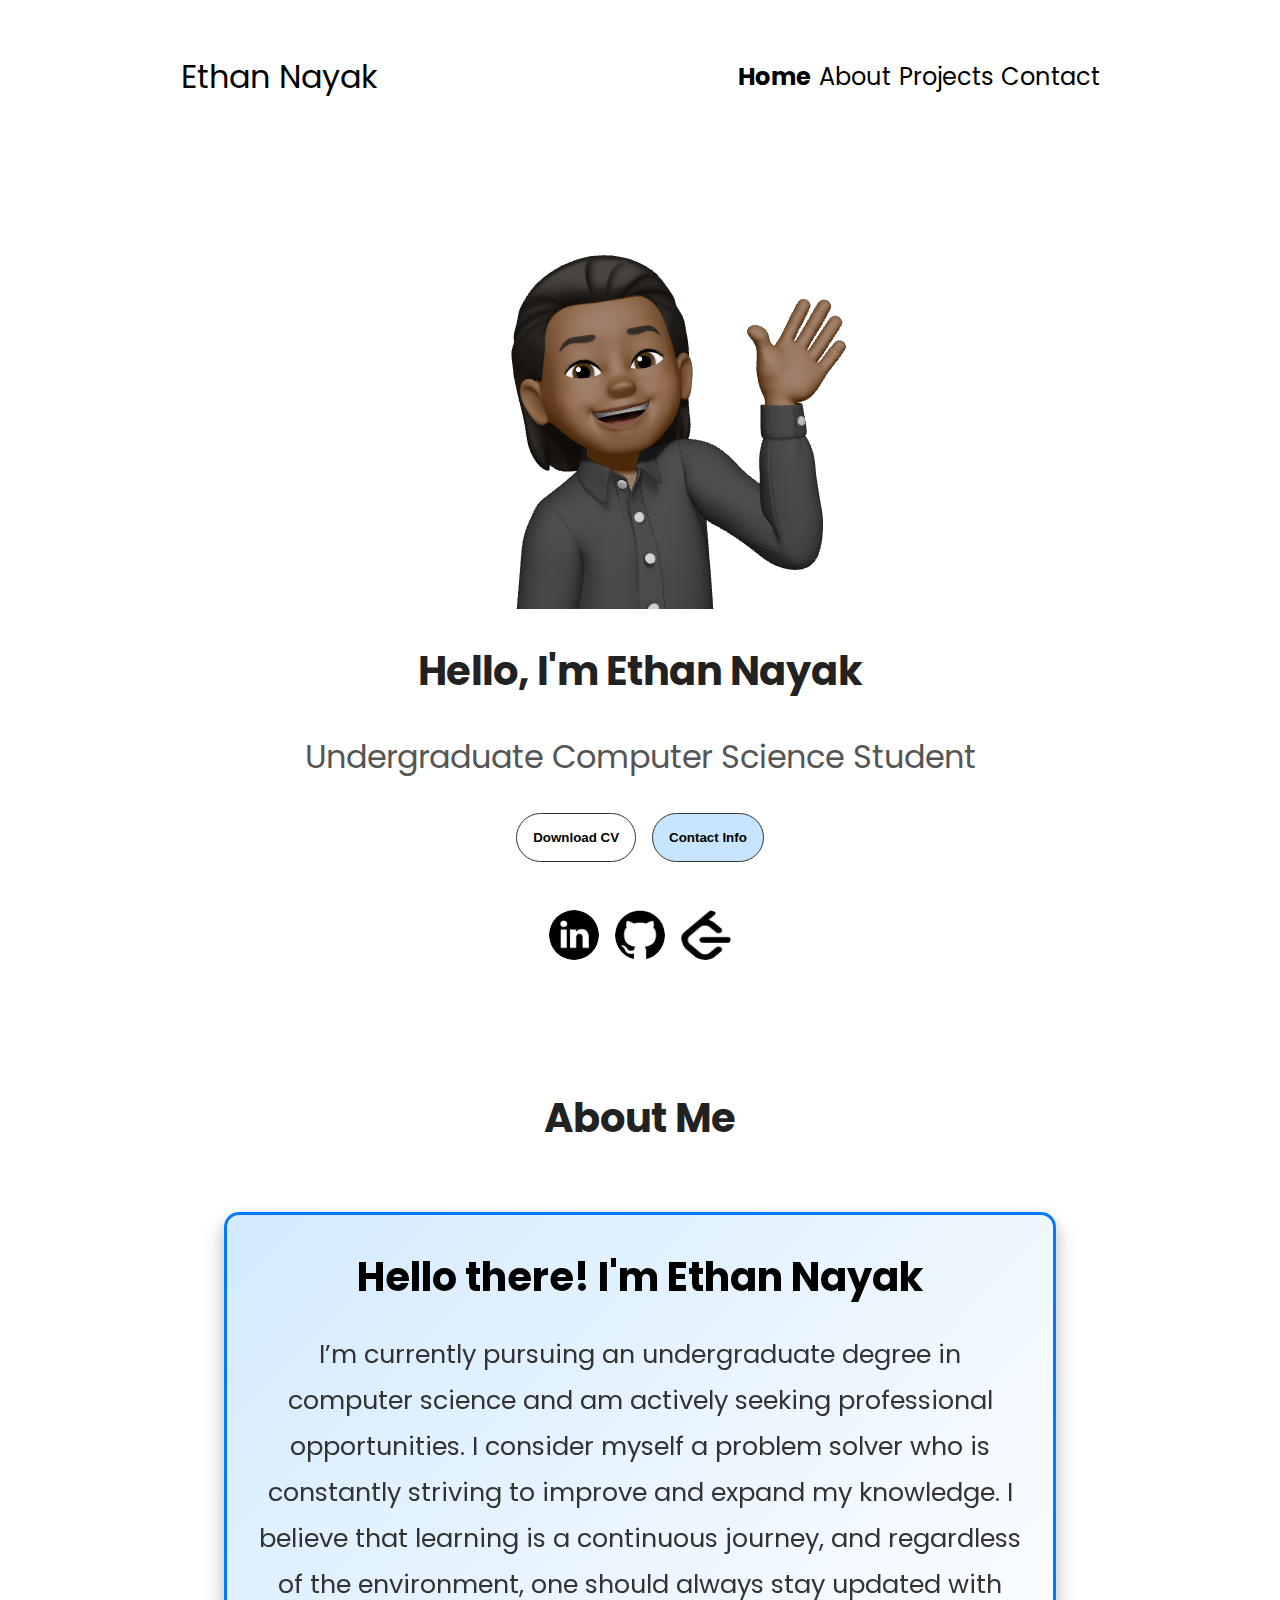
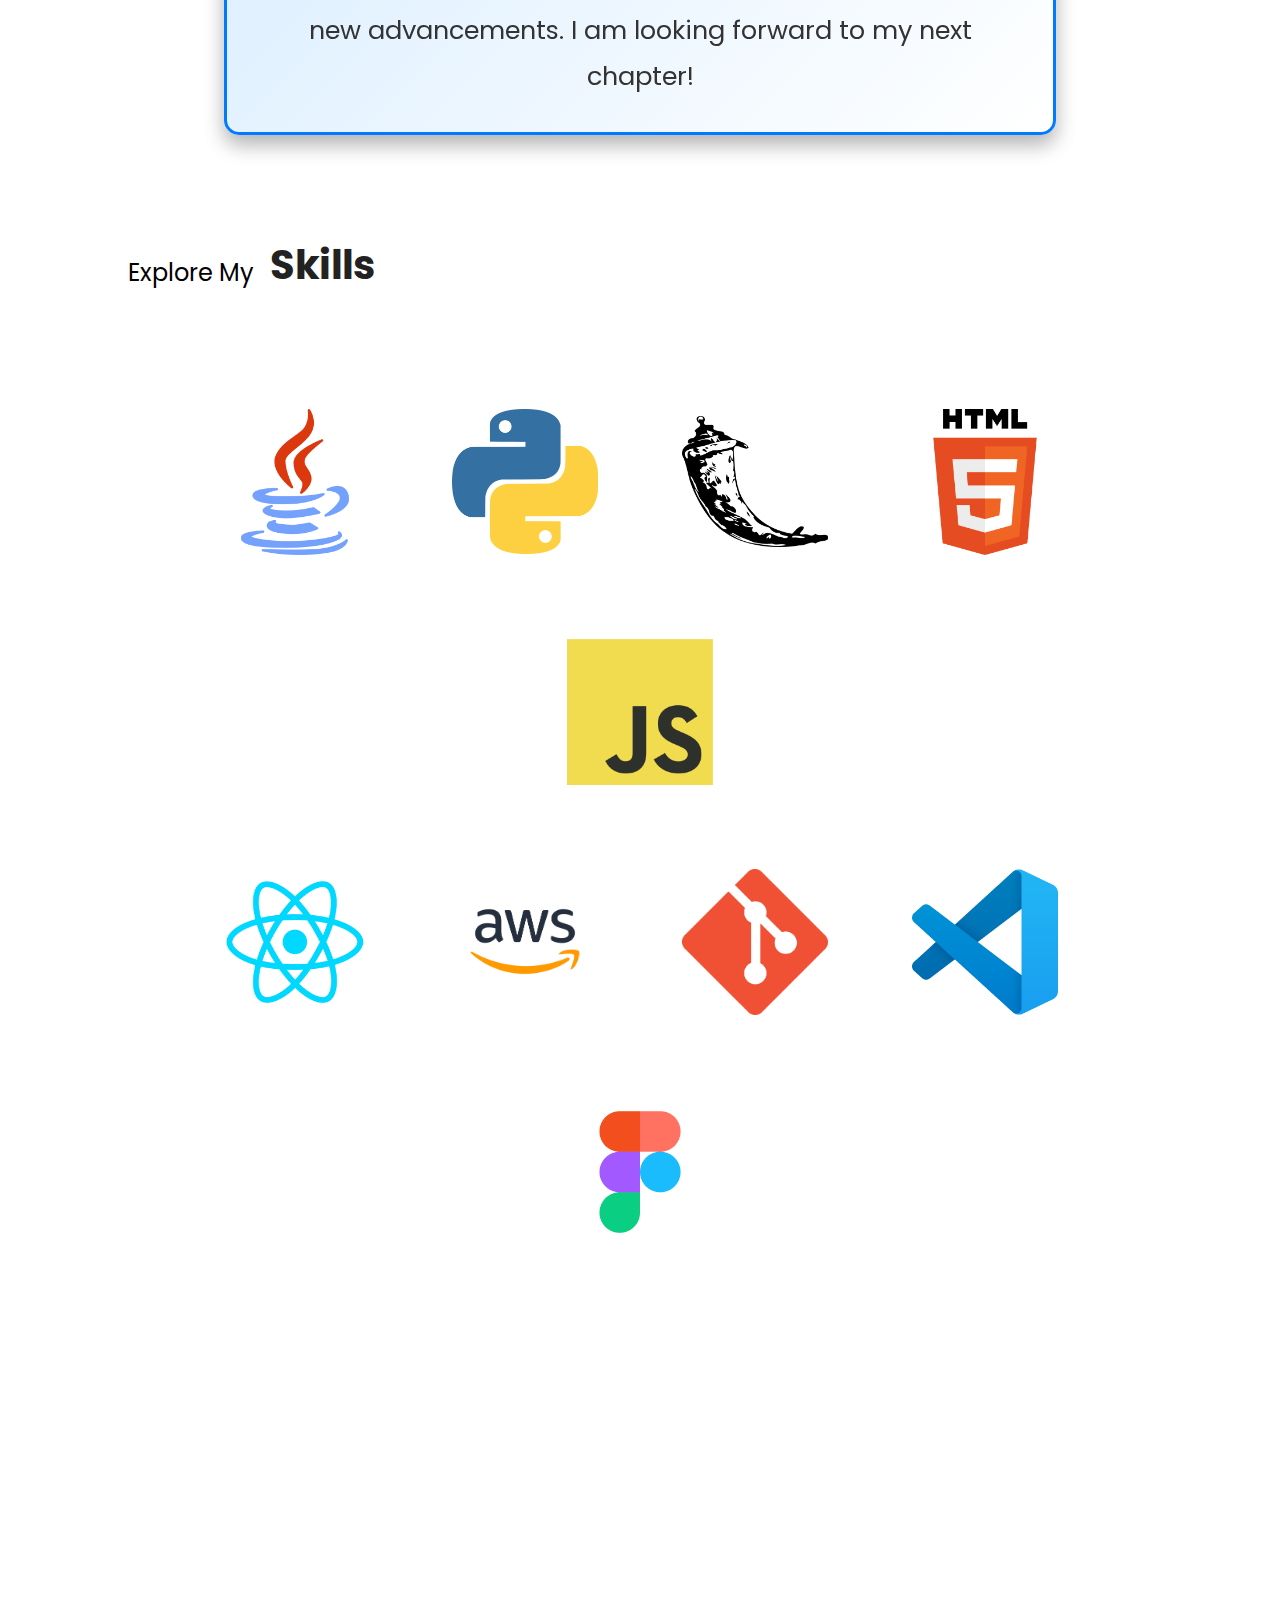
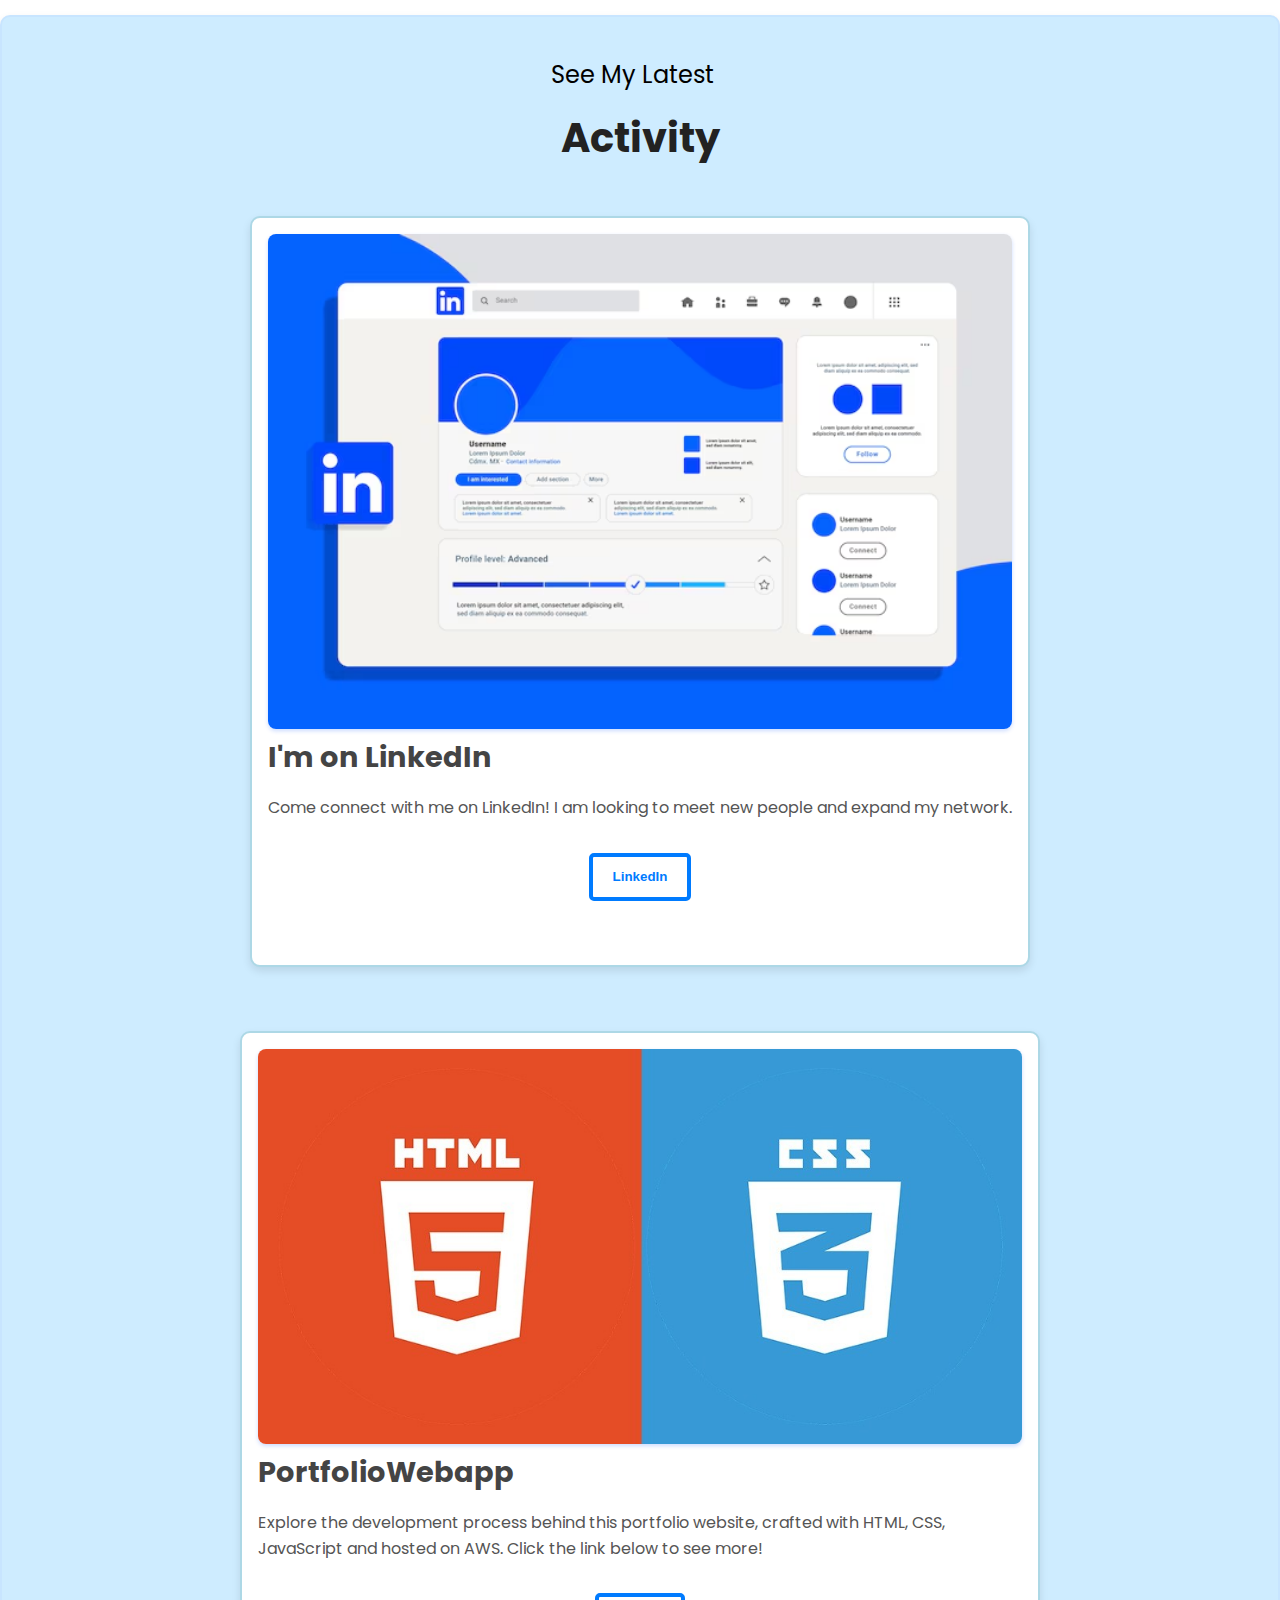
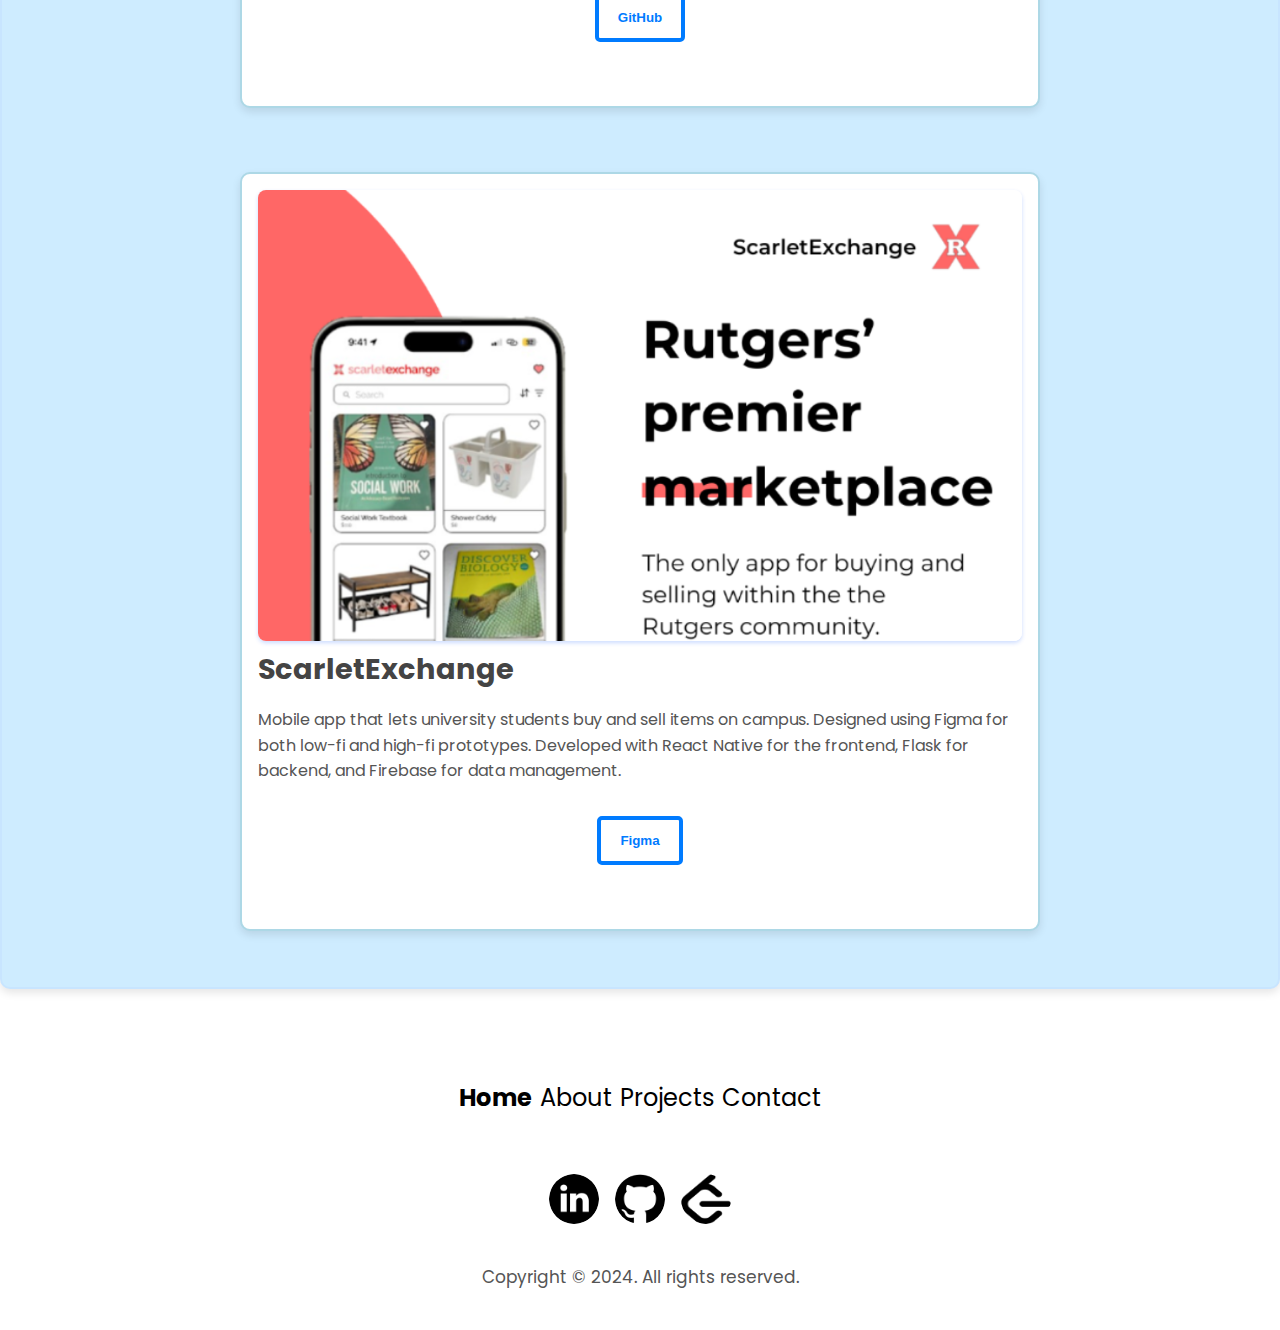
<file: index.html>
<!DOCTYPE html>
<html lang="en">
<head>
    <meta charset="UTF-8">
    <meta name="viewport" content="width=device-width, initial-scale=1.0">
    <title>Portfolio | Ethan Nayak</title>
    <link rel="stylesheet" href="style.css">
    <link rel="stylesheet" href="mediaqueries.css">
    <script src="script.js" defer></script> <!-- Ensure this file is correctly linked -->
</head>
<body>
<!-- Desktop Navigation -->
<nav id="desktop-nav">
    <div class="logo">Ethan Nayak</div>
    <div>
        <ul class="nav-links">
            <li><a href="index.html">Home</a></li>
            <li><a href="index.html#about">About</a></li> <!-- Updated link -->
            <li><a href="projects.html">Projects</a></li>
            <li><a href="contact.html">Contact</a></li>
        </ul>
    </div>
</nav>

<!-- Hamburger Navigation -->
<nav id="hamburger-nav">
    <div class="logo">Ethan Nayak</div>
    <div class="hamburger-menu">
        <div class="hamburger-icon" onclick="toggleMenu()">
            <span></span>
            <span></span>
            <span></span>
        </div>
        <div class="menu-links">
            <ul>
                <li><a href="index.html" onclick="toggleMenu()">Home</a></li>
                <li><a href="index.html#about" onclick="toggleMenu()">About</a></li> <!-- Updated link -->
                <li><a href="projects.html" onclick="toggleMenu()">Projects</a></li>
                <li><a href="contact.html" onclick="toggleMenu()">Contact</a></li>
            </ul>
        </div>
    </div>
</nav>


    <script>
        function toggleMenu() {
            const menu = document.querySelector(".menu-links");
            const icon = document.querySelector(".hamburger-icon");
            menu.classList.toggle("open");
            icon.classList.toggle("open");
        }
    </script>
</body>
</html>



    <section id="profile">
        <!-- Profile Picture -->
        <div class="section__pic-container">
            <img src="./Pictures/memeoji.png" alt="Ethan Nayak profile picture">
        </div>
        <div class="section_text">
            <h1 class="title">Hello, I'm Ethan Nayak</h1>
            <p class="section__text__p2">Undergraduate Computer Science Student</p>
            <div class="btn-container">
                <button class="btn btn-color-2"
                    onclick="window.open('https://drive.google.com/file/d/1Va8U-IigjTadRv939wApsidcTy8CjWmb/view?usp=drive_link')">
                    Download CV
                </button>
                <button class="btn btn-color-1"
                    onclick="location.href='./contact.html'">
                    Contact Info
                </button>
                </div>
                
                <div id="socials-container">
                    <!-- LinkedIn Link and Icon -->
                    <img src="./Pictures/linkedin.png" alt="My LinkedIn profile" class="icon" onclick="window.open('https://www.linkedin.com/in/ethan-nayak/', '_blank')"/>
                    <!-- GitHub Link and Icon -->
                    <img src="./Pictures/github.png" alt="My Github profile" class="icon" onclick="window.open('https://github.com/ethan-nayak/', '_blank')"/>
                    <!-- Leetcode Link and Icon -->
                    <img src="./Pictures/leetcode.png" alt="My Leetcode profile" class="icon" onclick="window.open('https://leetcode.com/u/ethan-nayak/', '_blank')"/>
                </div>
                
    </section>

    <section id="about">
        <h1 class="title">About Me</h1>
        <div class="section-container">
            <div class="about-container">
                <div class="about">
                    <h2>Hello there! I'm Ethan Nayak</h2>
                    <p>
                        I’m currently pursuing an undergraduate degree in computer science and am actively seeking professional opportunities. I consider myself a problem solver who is constantly striving to improve and expand my knowledge. I believe that learning is a continuous journey, and regardless of the environment, one should always stay updated with new advancements. I am looking forward to my next chapter!
                    </p>
                </div>
            </div>
        </div>
    </section>

    <section id="skills">
        <div class="skills-header">
            <p class="section__text__p1">Explore My</p>
            <h1 class="title">Skills</h1>
        </div>
        <div class="skills-details-container">
            <div class="skills-row">
                <img src="./Pictures/Java.png" alt="Java" class="skill-icon"/>
                <img src="./Pictures/Python-PNG-File.png" alt="Python" class="skill-icon"/>
                <img src="./Pictures/flask.png" alt="Flask" class="skill-icon"/>
                <img src="./Pictures/HTML5_logo_and_wordmark.svg.png" alt="HTML" class="skill-icon"/>
                <img src="./Pictures/JavaScript-logo.png" alt="JavaScript" class="skill-icon"/>
            </div>
            <div class="skills-row">
                <img src="./Pictures/React.webp" alt="React" class="skill-icon"/>
                <img src="./Pictures/aws.png" alt="AWS" class="skill-icon"/>
                <img src="./Pictures/Git-Icon-1788C.png" alt="Git" class="skill-icon"/>
                <img src="./Pictures/Visual_Studio_Code_1.35_icon.svg.png" alt="VSCode" class="skill-icon"/>
                <img src="./Pictures/figma-logo-512.webp" alt="Figma" class="skill-icon"/>
            </div>
        </div>
    </section>
    <div class="activity-wrapper">
        <section id="activity">
            <p class="section__text__p1">See My Latest</p>
            <h1 class="title">Activity</h1>
            <div class="skills-details-container">
                <!-- Activity 1 -->
                <div class="details-container">
                    <div class="activity-info">
                        <div class="activity-image">
                            <img src="./Pictures/linkedinACTIVITYpic.avif" alt="Activity 3" class="activity-img">
                        </div>
                        <div class="activity-description">
                            <h2 class="experience-sub-title activity-title">I'm on LinkedIn</h2>
                            <p>Come connect with me on LinkedIn! I am looking to meet new people and expand my network.</p>
                            <div class="btn-container">
                                <button class="btn btn-color-2 activity-btn" onclick="window.open('https://www.linkedin.com/in/ethan-nayak/', '_blank')">
                                    LinkedIn
                                </button>
                            </div>
                        </div>
                    </div>
                </div>
                
                <!-- Activity 2 -->
                <div class="details-container">
                    <div class="activity-info">
                        <div class="activity-image">
                            <img src="./Pictures/project2.jfif" alt="Activity 2" class="activity-img">
                        </div>
                        <div class="activity-description">
                            <h2 class="experience-sub-title activity-title">PortfolioWebapp</h2>
                            <p>Explore the development process behind this portfolio website, crafted with HTML, CSS, JavaScript and hosted on AWS. Click the link below to see more!</p>
                            <div class="btn-container">
                                <button class="btn btn-color-2 activity-btn" onclick="window.open('https://github.com/ethan-nayak/PortfolioWebapp/tree/main', '_blank')">
                                    GitHub
                                </button>
                            </div>
                        </div>
                    </div>
                </div>
        
                <!-- Activity 3 -->
                <div class="details-container">
                    <div class="activity-info">
                        <div class="activity-image">
                            <img src="./Pictures/scarletexchange.png" alt="Activity 1" class="activity-img">
                        </div>
                        <div class="activity-description">
                            <h2 class="experience-sub-title activity-title">ScarletExchange</h2>
                            <p>Mobile app that lets university students buy and sell items on campus. Designed using Figma for both low-fi and high-fi prototypes. Developed with React Native for the frontend, Flask for backend, and Firebase for data management.</p>
                            <div class="btn-container">
                                <button class="btn btn-color-2 activity-btn" onclick="window.open('https://www.figma.com/design/ejmsAGR0olef2nnqyCyU8y/scarlet-exchange?node-id=0-1/', '_blank')">
                                    Figma
                                </button>
                            </div>
                        </div>
                    </div>
                </div>
            </div>
        </section>
    </div>
    
<!-- Desktop Navigation (Bottom) -->
<nav id="desktop-nav-bottom">
    <ul class="nav-links">
        <li><a href="index.html">Home</a></li>
        <li><a href="index.html#about">About</a></li>
        <li><a href="projects.html">Projects</a></li>
        <li><a href="contact.html">Contact</a></li>
    </ul>
</nav>

<!-- Social Media Icons -->
<div id="socials-container">
    <!-- LinkedIn Link and Icon -->
    <img src="./Pictures/linkedin.png" alt="My LinkedIn profile" class="icon" onclick="window.open('https://www.linkedin.com/in/ethan-nayak/', '_blank')"/>
    <!-- GitHub Link and Icon -->
    <img src="./Pictures/github.png" alt="My Github profile" class="icon" onclick="window.open('https://github.com/ethan-nayak/', '_blank')"/>
    <!-- Leetcode Link and Icon -->
    <img src="./Pictures/leetcode.png" alt="My Leetcode profile" class="icon" onclick="window.open('https://leetcode.com/u/ethan-nayak/', '_blank')"/>
</div>


<!-- Footer Section -->
<footer id="footer">
    <p>Copyright &copy; 2024. All rights reserved.</p>
</footer>

<script src="script.js"></script>
</body>
</html>
</file>
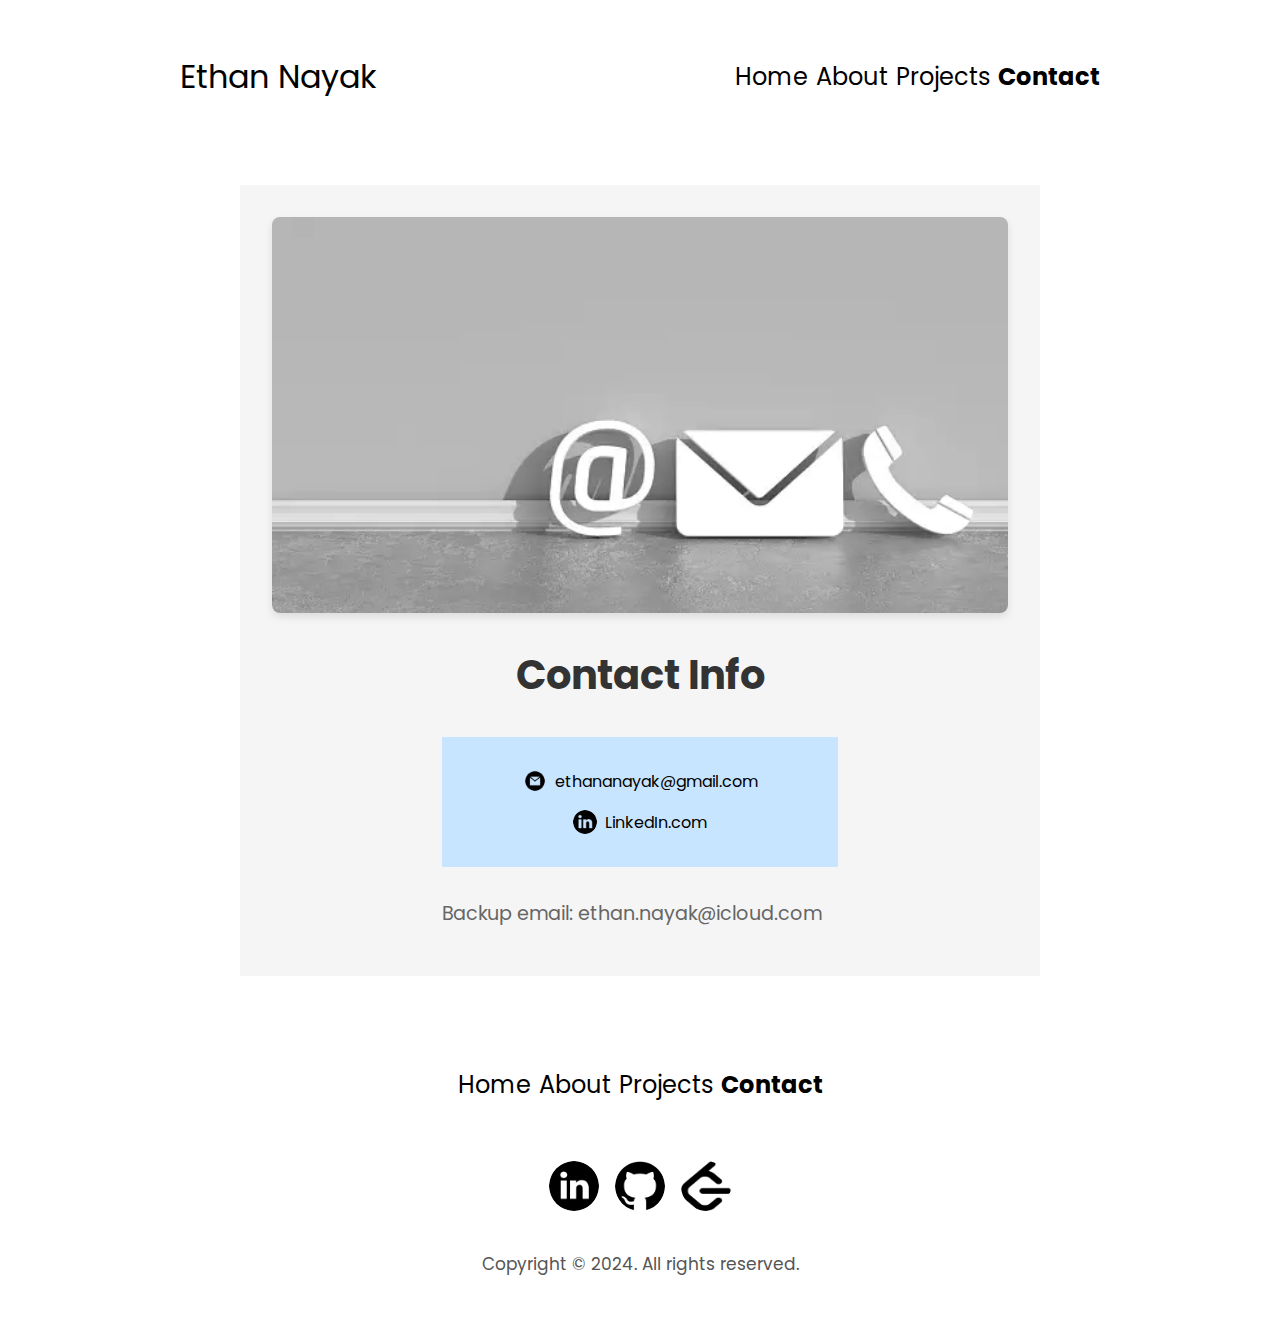
<file: contact.html>
<!DOCTYPE html>
<html lang="en">
<head>
    <meta charset="UTF-8">
    <meta name="viewport" content="width=device-width, initial-scale=1.0">
    <title>Contact Page</title>
    <link rel="stylesheet" href="style.css">
    <link rel="stylesheet" href="mediaqueries.css">
    <script src="script.js" defer></script>
</head>
<body>
<!-- Desktop Navigation -->
<nav id="desktop-nav">
    <div class="logo">Ethan Nayak</div>
    <div>
        <ul class="nav-links">
            <li><a href="index.html">Home</a></li>
            <li><a href="index.html#about">About</a></li>
            <li><a href="projects.html">Projects</a></li>
            <li><a href="contact.html">Contact</a></li>
        </ul>
    </div>
</nav>

<!-- Hamburger Navigation -->
<nav id="hamburger-nav">
    <div class="logo">Ethan Nayak</div>
    <div class="hamburger-menu">
        <div class="hamburger-icon" onclick="toggleMenu()">
            <span></span>
            <span></span>
            <span></span>
        </div>
        <div class="menu-links">
            <ul>
                <li><a href="index.html" onclick="toggleMenu()">Home</a></li>
                <li><a href="index.html#about" onclick="toggleMenu()">About</a></li>
                <li><a href="projects.html" onclick="toggleMenu()">Projects</a></li>
                <li><a href="contact.html" onclick="toggleMenu()">Contact</a></li>
            </ul>
        </div>
    </div>
</nav>

<!-- CONTACT SECTION -->
<section id="contact">
    <div class="contact-container">
        <img src="./Pictures/contact.webp" alt="Contact" class="contact-image"/>
        <div class="contact-text">
            <h1 class="title">Contact Info</h1>
            <div class="contact-info-upper-container">
                <div class="contact-info-container">
                    <img src="./Pictures/email.png" alt="Email icon" class="icon contact-icon email-icon"/>
                    <p><a href="mailto:ethananayak@gmail.com">ethananayak@gmail.com</a></p>
                </div>
                <div class="contact-info-container">
                    <img src="./Pictures/linkedin.png" alt="LinkedIn icon" class="icon contact-icon linkedin-icon"/>
                    <p><a href="https://www.linkedin.com/in/ethan-nayak/" target="_blank">LinkedIn.com</a></p>
                </div>
            </div>
            <p class="section__text__p1">Backup email: ethan.nayak@icloud.com</p>
        </div>
    </div>
</section>


<!-- Desktop Navigation (Bottom) -->
<nav id="desktop-nav-bottom">
    <ul class="nav-links">
        <li><a href="index.html">Home</a></li>
        <li><a href="index.html#about">About</a></li>
        <li><a href="projects.html">Projects</a></li>
        <li><a href="contact.html">Contact</a></li>
    </ul>
</nav>

<!-- Social Media Icons -->
<div id="socials-container">
    <!-- LinkedIn Link and Icon -->
    <img src="./Pictures/linkedin.png" alt="My LinkedIn profile" class="icon" onclick="window.open('https://www.linkedin.com/in/ethan-nayak/', '_blank')"/>
    <!-- GitHub Link and Icon -->
    <img src="./Pictures/github.png" alt="My Github profile" class="icon github-icon" onclick="window.open('https://github.com/ethan-nayak/', '_blank')"/>
    <!-- Leetcode Link and Icon -->
    <img src="./Pictures/leetcode.png" alt="My Leetcode profile" class="icon" onclick="window.open('https://leetcode.com/u/ethan-nayak/', '_blank')"/>
</div>

<!-- Footer Section -->
<footer id="footer">
    <p>Copyright &copy; 2024. All rights reserved.</p>
</footer>
<!-- JavaScript for Hamburger Menu -->
<script>
    function toggleMenu() {
        const menu = document.querySelector(".menu-links");
        const icon = document.querySelector(".hamburger-icon");
        menu.classList.toggle("open");
        icon.classList.toggle("open");
    }

    function setActiveLink() {
        const links = document.querySelectorAll('.nav-links a, .menu-links a');
        const currentPath = window.location.pathname.split('/').pop();
        links.forEach(link => {
            if (link.getAttribute('href') === currentPath) {
                link.classList.add('active');
            } else {
                link.classList.remove('active');
            }
        });
    }

    // Call the function on page load
    window.onload = setActiveLink;
</script>
</body>
</html>
</file>
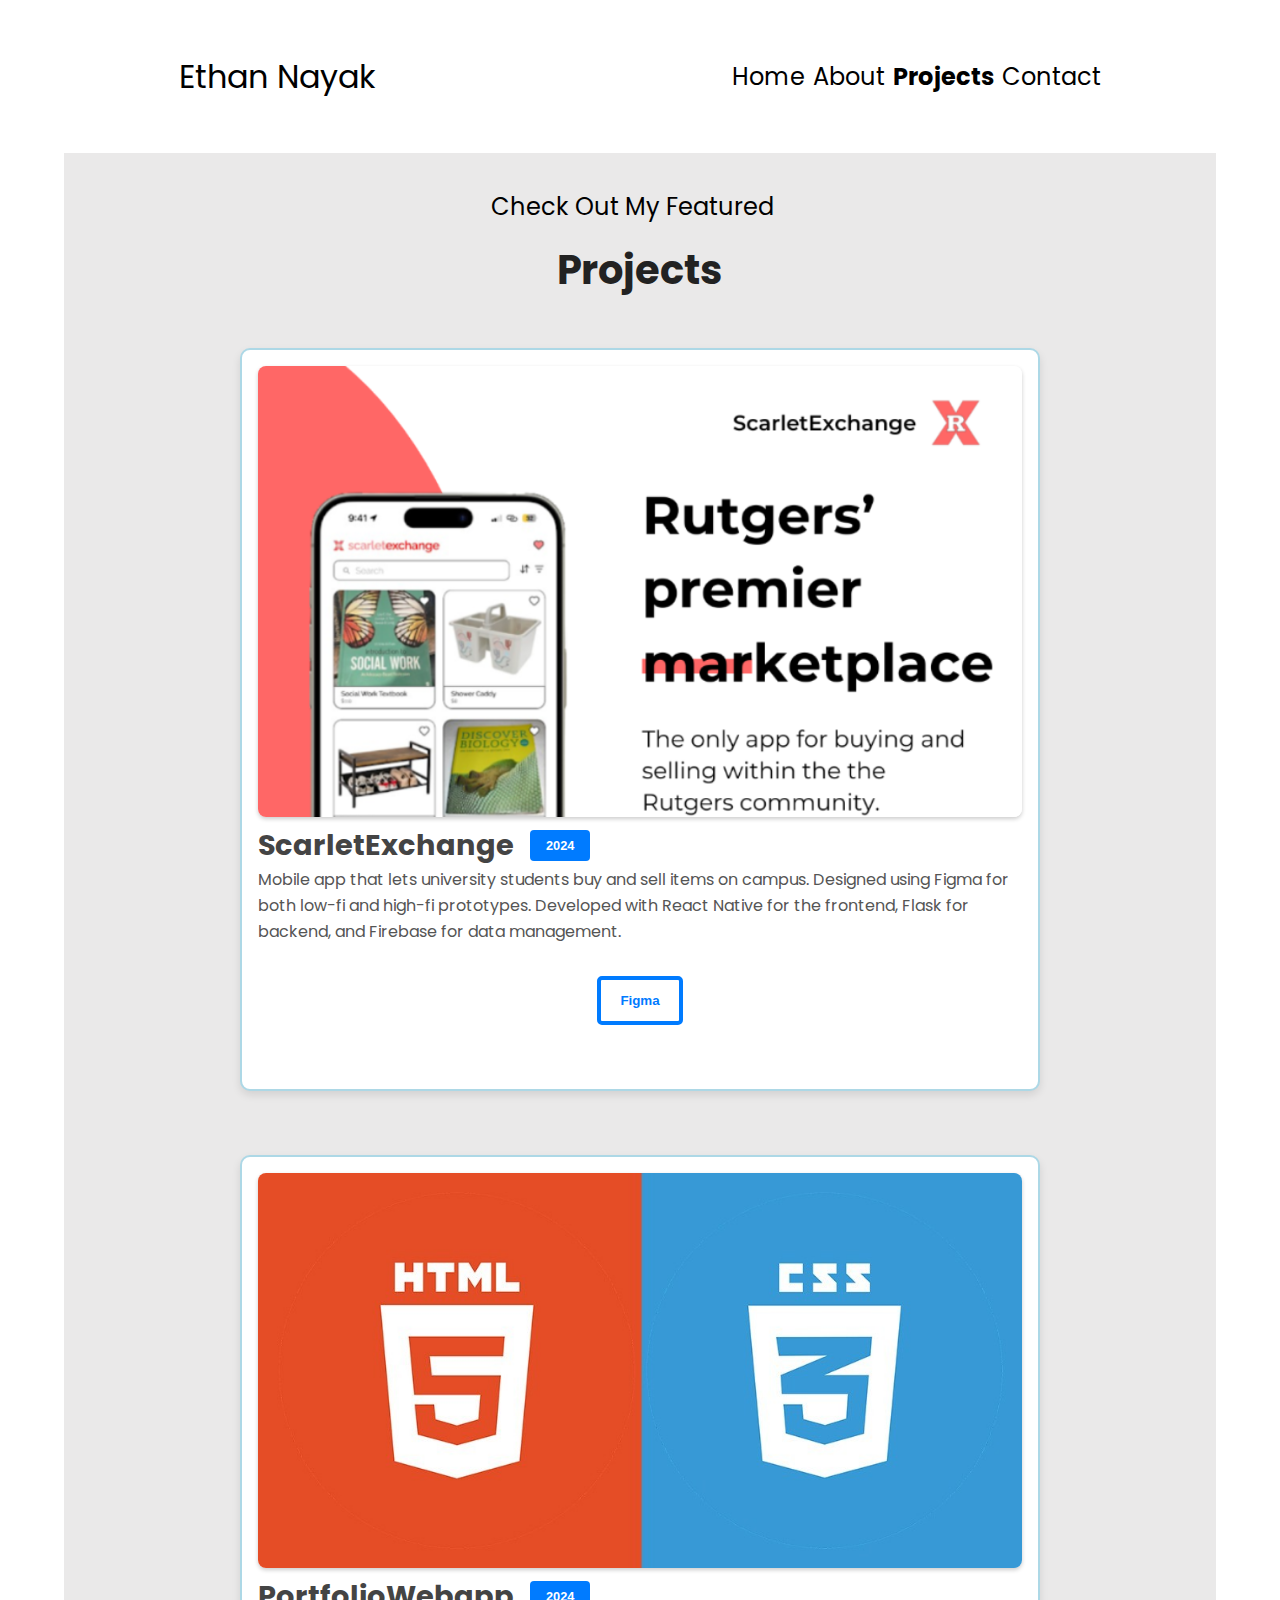
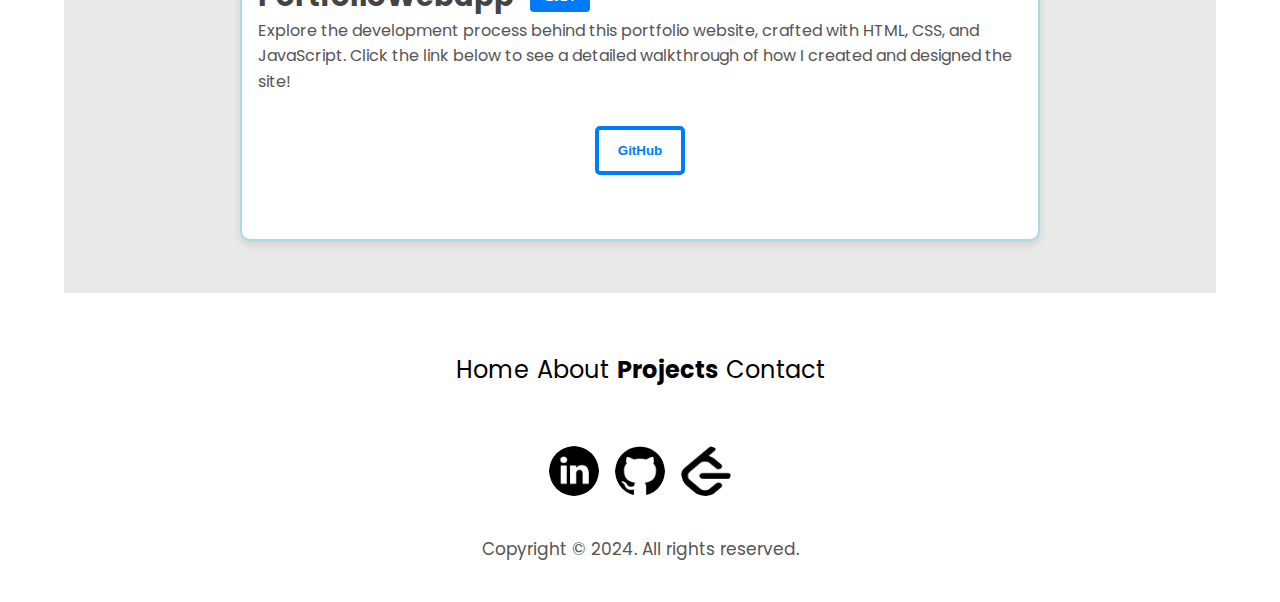
<file: projects.html>
<!DOCTYPE html>
<html lang="en">
<head>
    <meta charset="UTF-8">
    <meta name="viewport" content="width=device-width, initial-scale=1.0">
    <title>Projects</title>
    <link rel="stylesheet" href="style.css">
    <link rel="stylesheet" href="mediaqueries.css">
    <script src="script.js" defer></script> 
</head>
<body>

<!-- Desktop Navigation -->
<nav id="desktop-nav">
    <div class="logo">Ethan Nayak</div>
    <div>
        <ul class="nav-links">
            <li><a href="index.html">Home</a></li>
            <li><a href="index.html#about">About</a></li>
            <li><a href="projects.html">Projects</a></li>
            <li><a href="contact.html">Contact</a></li>
        </ul>
    </div>
</nav>

<!-- Hamburger Navigation -->
<nav id="hamburger-nav">
    <div class="logo">Ethan Nayak</div>
    <div class="hamburger-menu">
        <div class="hamburger-icon" onclick="toggleMenu()">
            <span></span>
            <span></span>
            <span></span>
        </div>
        <div class="menu-links">
            <ul>
                <li><a href="index.html" onclick="toggleMenu()">Home</a></li>
                <li><a href="index.html#about" onclick="toggleMenu()">About</a></li>
                <li><a href="projects.html" onclick="toggleMenu()">Projects</a></li>
                <li><a href="contact.html" onclick="toggleMenu()">Contact</a></li>
            </ul>
        </div>
    </div>
</nav>

<!-- Projects Section -->
<section id="projects">
    <p class="section__text__p1">Check Out My Featured</p>
    <h1 class="title">Projects</h1>
    <div class="skills-details-container">
        <div class="details-container">
            <div class="project-info">
                <div class="project-image">
                    <img src="./Pictures/scarletexchange.png" alt="Project 1" class="project-img">
                </div>
                <div class="project-description">
                    <div class="title-and-button">
                        <h2 class="experience-sub-title project-title">ScarletExchange</h2>
                        <button class="btn btn-color-3 project-btn">2024</button>
                    </div>
                    <p>Mobile app that lets university students buy and sell items on campus. Designed using Figma for both low-fi and high-fi prototypes. Developed with React Native for the frontend, Flask for backend, and Firebase for data management.</p>
                    <div class="btn-container">
                        <button class="btn btn-color-2 project-btn" onclick="window.open('https://www.figma.com/design/ejmsAGR0olef2nnqyCyU8y/scarlet-exchange?node-id=0-1/', '_blank')">
                            Figma
                        </button>
                    </div>
                </div>
            </div>
        </div>
        <div class="details-container">
            <div class="project-info">
                <div class="project-image">
                    <img src="./Pictures/project2.jfif" alt="Project 2" class="project-img">
                </div>
                <div class="project-description">
                    <div class="title-and-button">
                        <h2 class="experience-sub-title project-title">PortfolioWebapp</h2>
                        <button class="btn btn-color-3 project-btn">2024</button>
                    </div>
                    <p>Explore the development process behind this portfolio website, crafted with HTML, CSS, and JavaScript. Click the link below to see a detailed walkthrough of how I created and designed the site!</p>
                    <div class="btn-container">
                        <button class="btn btn-color-2 project-btn" onclick="window.open('https://github.com/ethan-nayak/PortfolioWebapp/tree/main', '_blank')">
                            GitHub
                        </button>
                    </div>
                </div>
            </div>
        </div>
    </div>
</section>


<!-- Desktop Navigation (Bottom) -->
<nav id="desktop-nav-bottom">
    <ul class="nav-links">
        <li><a href="index.html">Home</a></li>
        <li><a href="index.html#about">About</a></li>
        <li><a href="projects.html">Projects</a></li>
        <li><a href="contact.html">Contact</a></li>
    </ul>
</nav>

<!-- Social Media Icons -->
<div id="socials-container">
    <!-- LinkedIn Link and Icon -->
    <img src="./Pictures/linkedin.png" alt="My LinkedIn profile" class="icon" onclick="location.href='https://www.linkedin.com/in/ethan-nayak/'"/>
    <!-- GitHub Link and Icon -->
    <img src="./Pictures/github.png" alt="My Github profile" class="icon github-icon" onclick="location.href='https://github.com/ethan-nayak/'"/>
    <!-- Leetcode Link and Icon -->
    <img src="./Pictures/leetcode.png" alt="My Leetcode profile" class="icon" onclick="location.href='https://leetcode.com/u/ethan-nayak/'">
</div>

<!-- Footer Section -->
<footer id="footer">
    <p>Copyright &copy; 2024. All rights reserved.</p>
</footer>

<!-- JavaScript for Hamburger Menu -->
<script>
    function toggleMenu() {
        const menu = document.querySelector(".menu-links");
        const icon = document.querySelector(".hamburger-icon");
        menu.classList.toggle("open");
        icon.classList.toggle("open");
    }
</script>
</body>
</html>
</file>
<file: style.css>
/* TRANSITIONS CODE starts */

@import url("https://fonts.googleapis.com/css2?family=Poppins:wght@300;400;500;600&display=swap");

* {
    margin: 0;
    padding: 0;
}

body {
    font-family: "Poppins", sans-serif;
}

html {
    scroll-behavior: smooth;
}

p {
    color: rgb(85, 85, 85);
}

a, .btn {
    transition: all 300ms ease
}

/* TRANSITION CODE FINISHES */


/* Navigation for Desktop code begins */

/* Navigation */
nav {
    display: flex;
    justify-content: space-around;
    align-items: center;
    height: 17vh;
}

.nav-links {
    display: flex;
    gap: 2rem;
    list-style: none;
    font-size: 1.5rem;
}

a {
    color: black;
    text-decoration: none;
    transition: color 300ms ease, text-decoration 300ms ease;
}

a:hover {
    color: #c8e5ff;
    text-decoration: underline;
    text-underline-offset: 0.4rem;
}

.logo {
    font-size: 2rem;
}

.logo:hover {
    cursor: default;
}

/* Hamburger Menu */
#hamburger-nav {
    display: none;
}

.hamburger-menu {
    position: relative;
    display: inline-block;
}

.hamburger-icon {
    display: flex;
    flex-direction: column;
    justify-content: space-between;
    height: 24px;
    width: 30px;
    cursor: pointer;
}

.hamburger-icon span {
    width: 100%;
    height: 2px;
    background-color: #333; /* Dark gray color */
    transition: all 0.3s ease-in-out;
}

.menu-links {
    position: absolute;
    top: 100%;
    right: 0;
    background-color: rgba(255, 255, 255, 0.5); /* White background with 50% opacity */
    width: fit-content;
    max-height: 0;
    overflow: hidden;
    transition: max-height 0.3s ease-in-out;
    display: block;
    text-align: center;
    font-size: 2rem;
}

.menu-links.open {
    max-height: 300px;
}

.menu-links a {
    text-decoration: none;
    color: #333; /* Dark gray color */
    display: block;
    padding: 0.5rem;
    transition: color 0.3s ease-in-out;
}

.menu-links a:hover {
    color: #c8e5ff; /* Light blue color */
    text-decoration: underline;
    text-underline-offset: 0.4rem;
}

.hamburger-icon.open span:first-child {
    transform: rotate(45deg) translate(10px, 5px);
}

.hamburger-icon.open span:nth-child(2) {
    opacity: 0;
}

.hamburger-icon.open span:last-child {
    transform: rotate(-45deg) translate(10px, -5px);
}


/* SECTIONS */
section {
    padding-top: 4vh;
    height: 96vh;
    margin: 0 10rem;
    box-sizing: border-box;
    min-height: fit-content;
    text-align: center; /* Center text and elements inside section */
}

/* Picture Container */
.section__pic-container {
    display: flex;
    justify-content: center;
    margin-bottom: 2rem; /* Space between picture and text */
}

/* Picture */
.section__pic-container img {
    width: auto; 
    height: auto; 
    max-width: 500px; 
}

/* Text Container */
.section_text {
    margin-bottom: 4rem; /* Space between text and buttons */
}

/* Text Styling */
.section__text__p1 {
    font-size: 2rem; 
    margin: 0;
}

.title {
    font-size: 4rem; 
    margin: 0;
}

.section__text__p2 {
    font-size: 2rem; 
    margin-top: 0.5rem; 
    margin-bottom: 2rem; 
}

/* Buttons Container */
.btn-container {
    display: flex;
    justify-content: center;
    gap: 1rem;
    margin-bottom: 3rem; 
}

/* Buttons */
.btn {
    font-weight: 600; 
    transition: all 300ms ease;
    padding: 1rem;
    border-radius: 3rem;
    border: rgb(53, 53, 53) 0.1rem solid;
}

.btn:hover {
    cursor: pointer;
    background: rgb(53, 53, 53);
    color: white;
}

.btn-color-1 {
    background: #c8e5ff;
}

.btn-color-1:hover {
    border: #c8e5ff 0.3rem solid;
}

.btn-color-2 {
    background: none;
}

.btn-color-2:hover {
    border: #c8e5ff 0.3rem solid;
}


/* Social Icons Container */
#socials-container {
    display: flex;
    justify-content: center;
    gap: 1rem; /* Space between icons */
}

/* General icon styling */
.icon {
    width: 50px; 
    height: 50px; 
    border-radius: 50%; 
    transition: all 0.3s ease; 
    cursor: pointer;
}

.icon:hover {
    background-color: #c8e5ff; 
    box-shadow: 0 0 5px #c8e5ff; 
}


/* Ensures that all icons have the same size */
#socials-container img {
    width: 50px; 
    height: 50px; 
}


/* ABOUT SECTION */
#about {
    display: flex;
    flex-direction: column;
    align-items: center;
    padding: 2rem;
    width: 70%;
    max-width: 1200px;
    margin: 0 auto;
    position: relative;
    margin-bottom: 2rem;
}

/* Title */
.title {
    font-size: 4rem; /* Increase TITLE FONT size  */
    margin-bottom: 4rem; 
    color: #333; 
}

/* Section Container */
.section-container {
    display: flex;
    align-items: center;
    width: 100%;
    margin-top: 2rem;
}

/* About Container */
.about-container {
    display: flex;
    justify-content: center;
    width: 100%;
    margin-top: 2rem;
}

/* About Text */
.about {
    text-align: center;
    width: 100%;
    padding: 2rem;
    border: 3px solid #007BFF;
    border-radius: 15px;
    background: linear-gradient(135deg, rgba(200, 229, 255, 0.8), rgba(255, 255, 255, 0.8));
    box-shadow: 0 10px 20px rgba(0, 0, 0, 0.3);
    backdrop-filter: blur(10px);
    position: relative;
    z-index: 1;
}

/* Heading and Paragraph */
.about h2 {
    margin-top: 0;
    margin-bottom: 1.5rem;
    font-size: 2.5rem;
    color: #000000;
}

.about p {
    font-size: 1.6rem;
    line-height: 1.8;
    margin: 0;
    color: #333;
}


/* SKILLS SECTION */
#skills {
    display: flex;
    flex-direction: column;
    margin: 2rem 10%; 
    margin-bottom: 20rem; 
}

.skills-header {
    display: flex;
    align-items: center;
    margin-bottom: 5rem; 
}

.section__text__p1 {
    font-size: 1.5rem;
    margin-right: 1rem; /* Space between text and header */
}

.title {
    font-size: 2.5rem; 
    margin: 0; 
}

.skills-details-container {
    display: flex;
    flex-direction: column;
    align-items: center; 
}

.skills-row {
    display: flex;
    justify-content: center; 
    gap: 5rem; 
    margin-bottom: 3rem; 
    flex-wrap: wrap; 
}

.skill-icon {
    width: 150px; 
    height: 150px; 
    object-fit: contain; 
    transition: transform 0.3s ease, border-color 0.3s ease, box-shadow 0.3s ease;
    border: 2px solid transparent;
    max-width: 100%; 
    box-sizing: border-box;
}

.skill-icon:hover {
    transform: scale(1.5); 
}

/* PROJECT PAGE (NEW PAGE) */
#projects {
    padding: 4vh 5%; 
    text-align: center;
    background-color: #eae9e9; 
}

.section__text__p1 {
    font-size: 15rem;
    margin-bottom: 4rem; 
    color: #333; 
}

.title {
    font-size: 2.5rem;
    margin-bottom: 2rem; 
    color: #222; 
}

.skills-details-container {
    display: flex;
    flex-direction: column; 
    align-items: center;
    gap: 2rem; 
}

.details-container {
    display: flex; 
    flex-direction: row; 
    align-items: center; 
    border: 5px solid #dddddd; 
    border-radius: 10px; 
    padding: 1rem; 
    background-color: #ffffff; 
    max-width: 1000px; 
    box-sizing: border-box; 
    gap: 1rem; 
    margin: 1rem auto; 
    box-shadow: 0 4px 8px rgba(0, 0, 0, 0.1); 
}


/* Project Image */
.project-image {
    flex: 1; 
}

.project-img {
    width: 100%; 
    height: 25%; 
    object-fit: cover; 
    border-radius: 8px; 
    box-shadow: 0 2px 4px rgba(0, 0, 0, 0.2); 
}

/* Project Description */
.project-description {
    flex: 2; 
    text-align: left; 
}

.project-title {
    font-size: 1.8rem; 
    margin-bottom: 0rem; 
    color: #444; 
}

.project-description p {
    font-size: 1rem; 
    line-height: 1.6; 
    margin: 0; 
    color: #555; 
}

/* Button Container */
.btn-container {
    margin-top: 2rem; 
    display: flex;
    justify-content: center; 
}

.project-btn {
    border: 4px solid #007BFF; 
    border-radius: 5px; 
    padding: 0.8rem 1.2rem; 
    background-color: transparent; 
    color: #007BFF; 
    cursor: pointer; 
    transition: background-color 0.3s ease, color 0.3s ease; 
}

.project-btn:hover {
    background-color: #007BFF; 
    color: #ffffff; 
}

/* Container for the heading and button */
.title-and-button {
    display: flex; 
    align-items: center; 
}

/* Styling for the 2024 button */
.btn-color-3 {
    background-color: #007BFF; 
    color: white; 
    border: none; 
    padding: 0.5rem 1rem; 
    border-radius: 0.25rem; 
    font-size: 0.8rem; 
    cursor: default; 
    margin-left: 1rem; 
    pointer-events: none; 
}



/* ACTIVITY SECTION */
.activity-wrapper {
    border: 2px solid #c8e5ff; /* Light blue border, matching the activity section */
    border-radius: 10px; /* Rounded corners for the border */
    padding: 1.5rem; 
    background-color: #ceecff; 
    box-shadow: 0 4px 8px rgba(0, 0, 0, 0.1);
    width: 100%;
    box-sizing: border-box; 
    margin: 2rem 0; 
}

/* ACTIVITY SECTION */

#activity {
    padding: 1rem; 
    text-align: center;
    background-color: #ceecff; 
}

/* Text Styles */
.section__text__p1 {
    font-size: 1.5rem;
    margin-bottom: 1rem; 
    color: #000000; 
}

.title {
    font-size: 2.5rem;
    margin-bottom: 2rem; 
    color: #222; 
}

/* Details Container */
.skills-details-container {
    display: flex;
    flex-direction: column; 
    align-items: center;
    gap: 2rem; 
}

/* Individual Details Container */
.details-container {
    display: flex; 
    flex-direction: row; 
    align-items: center; 
    border: 2px solid #add8e6; 
    border-radius: 10px; 
    padding: 1rem; 
    background-color: #ffffff; 
    max-width: 800px; 
    box-sizing: border-box; 
    gap: 1rem; 
    margin: 1rem auto; 
    box-shadow: 0 4px 8px rgba(0, 0, 0, 0.1); 
}

/* Activity Image */
.activity-image {
    flex: 1; 
}

.activity-img {
    width: 100%; 
    height: 25%; 
    object-fit: cover; 
    border-radius: 8px; 
    box-shadow: 0 2px 4px rgba(0, 81, 255, 0.2); 
}

/* Activity Description */
.activity-description {
    flex: 2; 
    text-align: left; 
}

.activity-title {
    font-size: 1.8rem; 
    margin-bottom: 1rem; 
    color: #444; 
}

.activity-description p {
    font-size: 1rem; 
    line-height: 1.6; 
    margin: 0; 
    color: #555; 
}

/* Activity Section Button Container */
.btn-container {
    margin-top: 2rem; 
    display: flex;
    justify-content: center; 
}

.activity-btn {
    border: 4px solid #007BFF; 
    border-radius: 5px; 
    padding: 0.8rem 1.2rem; 
    background-color: transparent; 
    color: #007BFF; 
    cursor: pointer; 
    transition: background-color 0.3s ease, color 0.3s ease; 
}

.activity-btn:hover {
    background-color: #007BFF; 
    color: #ffffff; 
}

/* CONTACT */
#contact {
    display: flex;
    flex-direction: column;
    align-items: center; /* Center all elements horizontally */
    padding: 2rem; /* Add padding for better spacing */
    text-align: center; /* Center text */
}

.contact-container {
    display: flex;
    flex-direction: column;
    align-items: center;
    justify-content: center;
    padding: 2rem; 
    background-color: #f5f5f5;
    width: 100%;
    max-width: 800px; 
    box-sizing: border-box; 
    margin: 0 auto; 
}

.contact-image {
    width: 100%;
    max-width: 800px; 
    height: auto;
    border-radius: 8px;
    box-shadow: 0 4px 8px rgba(0, 0, 0, 0.1);
    margin-bottom: 2rem;
}

.contact-text {
    max-width: 800px;
    margin: 0 auto;
}

.contact-text .title {
    font-size: 2.5rem;
    margin-bottom: 1rem;
    color: #333;
}

.contact-text .section__text__p1 {
    font-size: 1.2rem;
    margin-top: 1rem; /* Adjust margin-top */
    color: #666;
}

.contact-info-upper-container {
    display: flex;
    flex-direction: column;
    align-items: center;
    justify-content: center;
    gap: 1rem;
    background: #c8e5ff;
    padding: 2rem;
    width: 100%; 
    max-width: 800px; /* Max-width to prevent overflow */
    margin: 2rem auto;
    box-sizing: border-box;
}

.contact-info-container {
    display: flex;
    align-items: center;
    gap: 0.5rem;
}

.contact-icon {
    width: 24px;
    height: 24px;
}

.contact-info-container a {
    color: #000000;
    text-decoration: none;
}

.contact-info-container a:hover {
    text-decoration: underline;
}

/* FOOTER SECTION */

footer {
    padding: 40px 0; 
    display: flex;
    flex-direction: column;
    align-items: center;
}

footer #socials-container {
    display: flex;
    align-items: center;
    gap: 28px; /* Space between icons */
    margin-bottom: 5px; 
}

footer #socials-container .icon {
    width: 40px; 
    height: 40px; 
    cursor: pointer;
    transition: opacity 0.3s ease; 
}

footer #socials-container .icon:hover {
    opacity: 0.7; 
}

footer p {
    font-size: 17px; /* Font size for footer text */
    margin: 0; 
}

/* Ensure no extra space below the footer */
body::after {
    content: "";
    display: block;
    height: 0;
}
/* BOLD NAV LINK FOR PAGE ACTIVE */
.nav-links a.active,
.menu-links a.active {
    color: #000000; 
    font-weight: bold; 
}

/* Exclude the About link from being bold */
.nav-links a[href*="#about"].active,
.menu-links a[href*="#about"].active {
    font-weight: normal; /* Or any other styling to differentiate it */
}
</file>
<file: mediaqueries.css>
* General Styles */
body {
    margin: 0;
    font-family: Arial, sans-serif;
    overflow-x: hidden; /* Prevent horizontal scrolling */
    overflow-y: auto; /* Ensure vertical scrolling if needed */
}

#profile {
    height: auto; 
    margin-bottom: 6rem;
}

.about-containers {
    display: flex;
    flex-wrap: wrap;
}

.section-container,
section {
    height: auto; 
    margin: 0 5%;
}

.section__pic-container {
    width: 100%; 
    max-width: 275px; 
    height: auto; 
    margin: 0 auto 2rem;
}

.btn-container {
    display: flex;
    justify-content: center;
}

.nav-links {
    display: flex;
    gap: 0.5rem;
}

/* Large screens */
@media screen and (min-width: 1400px) {
    #profile {
        height: auto;
        margin-bottom: 6rem;
    }

    .section__pic-container {
        max-width: 300px; /* Increase max-width for larger screens */
    }
}

/* Medium screens */
@media screen and (max-width: 1400px) and (min-width: 1200px) {
    #profile {
        height: auto;
        margin-bottom: 6rem;
    }

    .about-containers {
        flex-wrap: wrap;
    }

    #contact,
    #projects {
        height: auto; 
    }
}

/* Smaller screens */
@media screen and (max-width: 1200px) and (min-width: 768px) {
    #desktop-nav {
        display: none;
    }

    #hamburger-nav {
        display: flex;
        justify-content: space-between;
        align-items: center;
        padding: 0 1rem;
    }

    #experience,
    .experience-details-container {
        margin-top: 2rem;
    }

    #profile,
    .section-container {
        display: block;
    }

    section,
    .section-container {
        height: auto; 
    }

    .section__pic-container {
        width: 100%; 
        max-width: 275px;
        height: auto;
    }

    .about-containers {
        margin-top: 0;
    }
}

/* Adjustments for screens around 1100 x 700 px */
@media screen and (max-width: 1100px) and (min-width: 768px) {
    #desktop-nav {
        display: none;
    }

    #hamburger-nav {
        display: flex;
        justify-content: space-between;
        align-items: center;
        padding: 0 1rem;
    }

    .hamburger-menu {
        display: flex;
        align-items: center;
        cursor: pointer;
    }

    #socials-container {
        display: flex;
        flex-wrap: wrap;
        justify-content: center; /* Center align social icons */
        gap: 0.5rem;
        padding: 1rem 0;
        margin-bottom: 1rem; 
    }

    .icon {
        width: 1.5rem; 
        height: 1.5rem; 
    }

    footer {
        padding: 1rem;
        position: relative; 
        clear: both; 
    }

    #contact {
        margin-top: 2rem; 
    }

    .about-containers {
        margin-top: 0;
    }
}

/* Mobile screens */
@media screen and (max-width: 768px) {
    #desktop-nav {
        display: none;
    }

    #hamburger-nav {
        display: flex;
        justify-content: space-between;
        align-items: center;
        padding: 0 1rem;
    }

    .hamburger-menu {
        display: flex;
        align-items: center;
        cursor: pointer;
    }

    #socials-container {
        display: flex;
        justify-content: center;
        gap: 0.5rem;
        padding: 1rem 0;
        margin-bottom: 1rem;
    }

    .icon {
        width: 1.5rem;
        height: 1.5rem;
    }
    
    footer {
        padding: 1rem;
    }
    
    .about-container {
        display: flex;
        flex-direction: column;
        align-items: center;
        padding: 1rem;
        margin: 0 auto;
        width: 90%;
    }
    
    .about-container h2,
    .about-container p {
        font-size: 1rem;
        text-align: center;
    }
    
    .section-container {
        width: 100%;
        padding: 1rem;
    }

    #contact,
    footer {
        height: auto; 
        padding: 1rem; 
        margin-top: 2rem; 
    }

    #profile {
        height: auto; 
        margin-bottom: 0;
    }

    article {
        font-size: 1rem;
    }

    footer nav {
        height: auto; 
        margin-bottom: 2rem;
    }

    .about-containers,
    .contact-info-upper-container,
    .btn-container {
        flex-wrap: wrap;
    }

    .contact-info-container {
        margin: 0;
    }

    .contact-info-container p,
    .nav-links li a {
        font-size: 1rem;
    }

    .experience-sub-title {
        font-size: 1.25rem;
    }

    .logo {
        font-size: 1.5rem;
    }
    
    .about-section {
        max-width: 90%;
        margin: 0 auto; 
        padding: 1rem; 
    }

    .about-section h1,
    .about-section p {
        font-size: 1.2rem; 
    }

    .section-container {
        width: 100%;
    }
}

/* Landscape specific adjustments for iPhone 12 Pro and iPhone 14 Pro Max */
@media screen and (max-width: 844px) and (orientation: landscape), 
       screen and (max-width: 932px) and (orientation: landscape) {
    #desktop-nav {
        display: none;
    }

    #hamburger-nav {
        display: flex;
        justify-content: space-between;
        align-items: center;
        padding: 0 1rem;
    }

    .hamburger-menu {
        display: flex;
        align-items: center;
        cursor: pointer;
    }

    #profile,
    .section-container {
        height: auto; /* Ensure containers are flexible */
        margin-bottom: 6rem;
    }

    .about-containers,
    #contact,
    footer {
        margin: 0 auto;
        width: 90%; 
    }

    .section__pic-container {
        max-width: 275px; 
    }

    #socials-container {
        flex-wrap: nowrap; 
    }

    .icon {
        width: 2rem;
        height: 2rem; 
    }

    /* Additional styles for iPhone landscape */
    .contact-info-upper-container,
    #contact,
    footer {
        margin-top: 2rem;
    }
}

/* FIX FOR SAMSUNG GALAXY S8+ PORTRAIT MODE */
@media only screen and (min-width: 360px) and (max-width: 740px) and (orientation: portrait) {
    .contact-container {
        padding: 0 20px; 
    }
  
    .contact-text {
        margin-left: auto;
        margin-right: auto;
        max-width: 100%; 
    }
  
    .contact-info-upper-container {
        margin-left: auto;
        margin-right: auto;
        max-width: 100%; 
    }
  
    .contact-info-container {
        text-align: center;
    }
  
    h1.title {
        text-align: center;
    }
}

/* FIXING SKILLS SECTION FOR MOBILE */
@media screen and (max-width: 768px) {
    #skills {
        margin: 2rem 5%;
    }

    .skills-header {
        flex-direction: column;
        align-items: flex-start;
    }

    .skills-row {
        gap: 2rem; 
    }

    .skill-icon {
        width: 100px; 
        height: 100px;
    }
}

/* Adjust the "About Me" section for portrait mobile devices */
@media screen and (max-width: 768px) and (orientation: portrait) {
    .about-section {
        width: 150%; /* Make the section wider */
        margin: 0 auto;
        padding: 1rem;
    }

    .about-section h1,
    .about-section p {
        font-size: 1.2rem; /* Adjust font size if needed */
    }

    .section-container {
        width: 150%;
        padding: 1rem;
    }
}


/* For portrait mode on mobile devices */
@media (orientation: portrait) and (max-width: 768px) {
    .activity-description {
      width: 100%; 
      padding: px; 
    }
    .activity-img {
      width: 100%; 
      height: auto; 
    }
    .activity-info {
      flex-direction: column; 
    }
    .btn-container {
      width: 100%; 
      text-align: center; /* Center the button */
    }
  }

  @media (orientation: portrait) and (max-width: 768px) {
    .title {
      font-size: 30px; 
      white-space: nowrap; 
    }
    .section__text__p2 {
      font-size: 18px; 
    }
  }

/* Landscape mode for mobile devices and tablets */
@media (orientation: landscape) and (max-width: 768px) {
    #hamburger-nav {
        display: none;
    }

    #desktop-nav {
        display: flex;
        position: absolute;
        top: 0;
        left: 0;
        width: 100%;
        z-index: 1000;
        background-color: #fff;
    }

    #desktop-nav ul {
        display: flex;
        justify-content: space-around;
        align-items: center;
        padding: 0;
        margin: 0;
        width: 100%;
    }

    #desktop-nav li {
        list-style: none;
    }

    #desktop-nav a {
        text-decoration: none;
        padding: 1rem;
        font-size: 1rem;
        color: black;
    }

    #desktop-nav a:hover {
        background-color: #f0f0f0;
        color: #c8e5ff;
    }
}

/* Landscape mode for iPads and larger tablets */
@media (orientation: landscape) and (min-width: 769px) and (max-width: 1024px) {
    #hamburger-nav {
        display: none;
    }

    #desktop-nav {
        display: flex;
        position: absolute;
        top: 0;
        left: 0;
        width: 100%;
        background-color: #fff;
        z-index: 1000;
    }

    #desktop-nav ul {
        display: flex;
        justify-content: space-around;
        align-items: center;
        padding: 0;
        margin: 0;
        width: 100%;
    }

    #desktop-nav li {
        list-style: none;
    }

    #desktop-nav a {
        text-decoration: none;
        color: black;
        padding: 1rem;
        font-size: 1rem;
    }

    #desktop-nav a:hover {
        background-color: #f0f0f0;
        color: #c8e5ff;
    }
}
</file>
